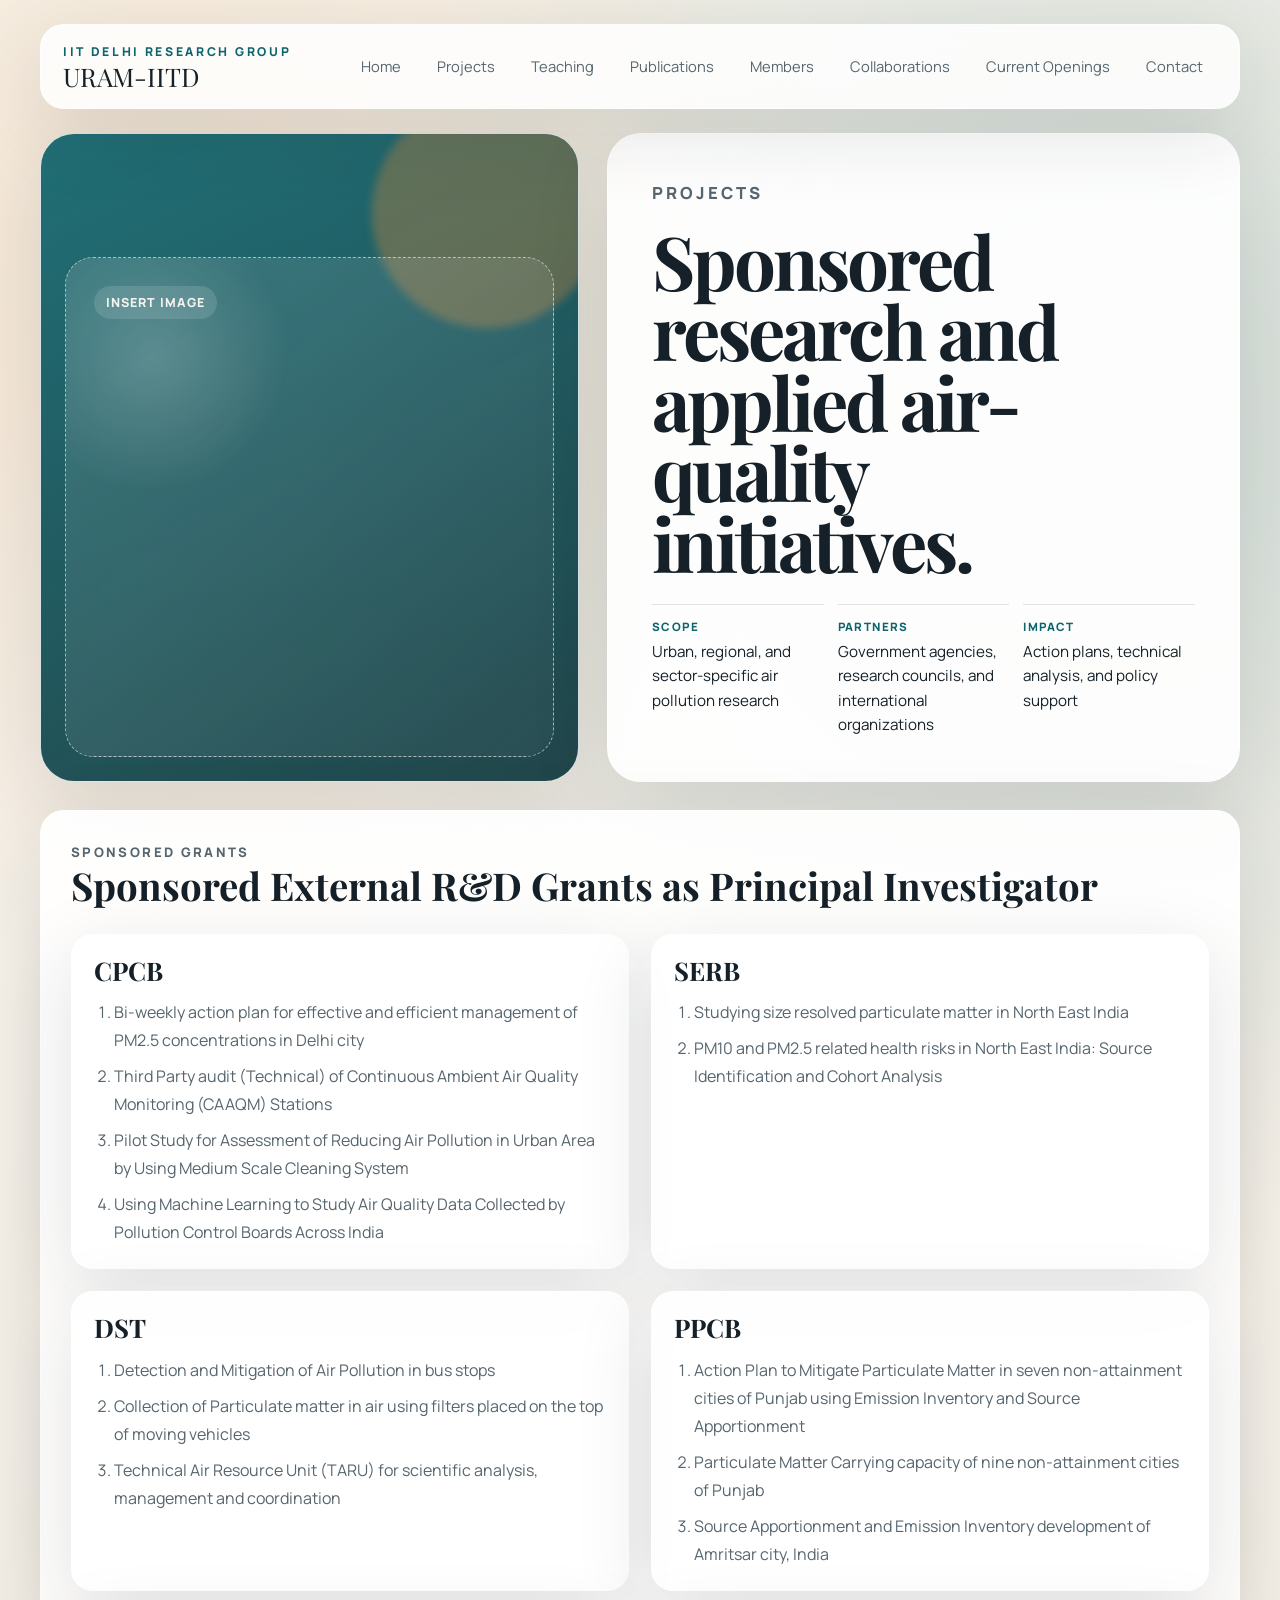
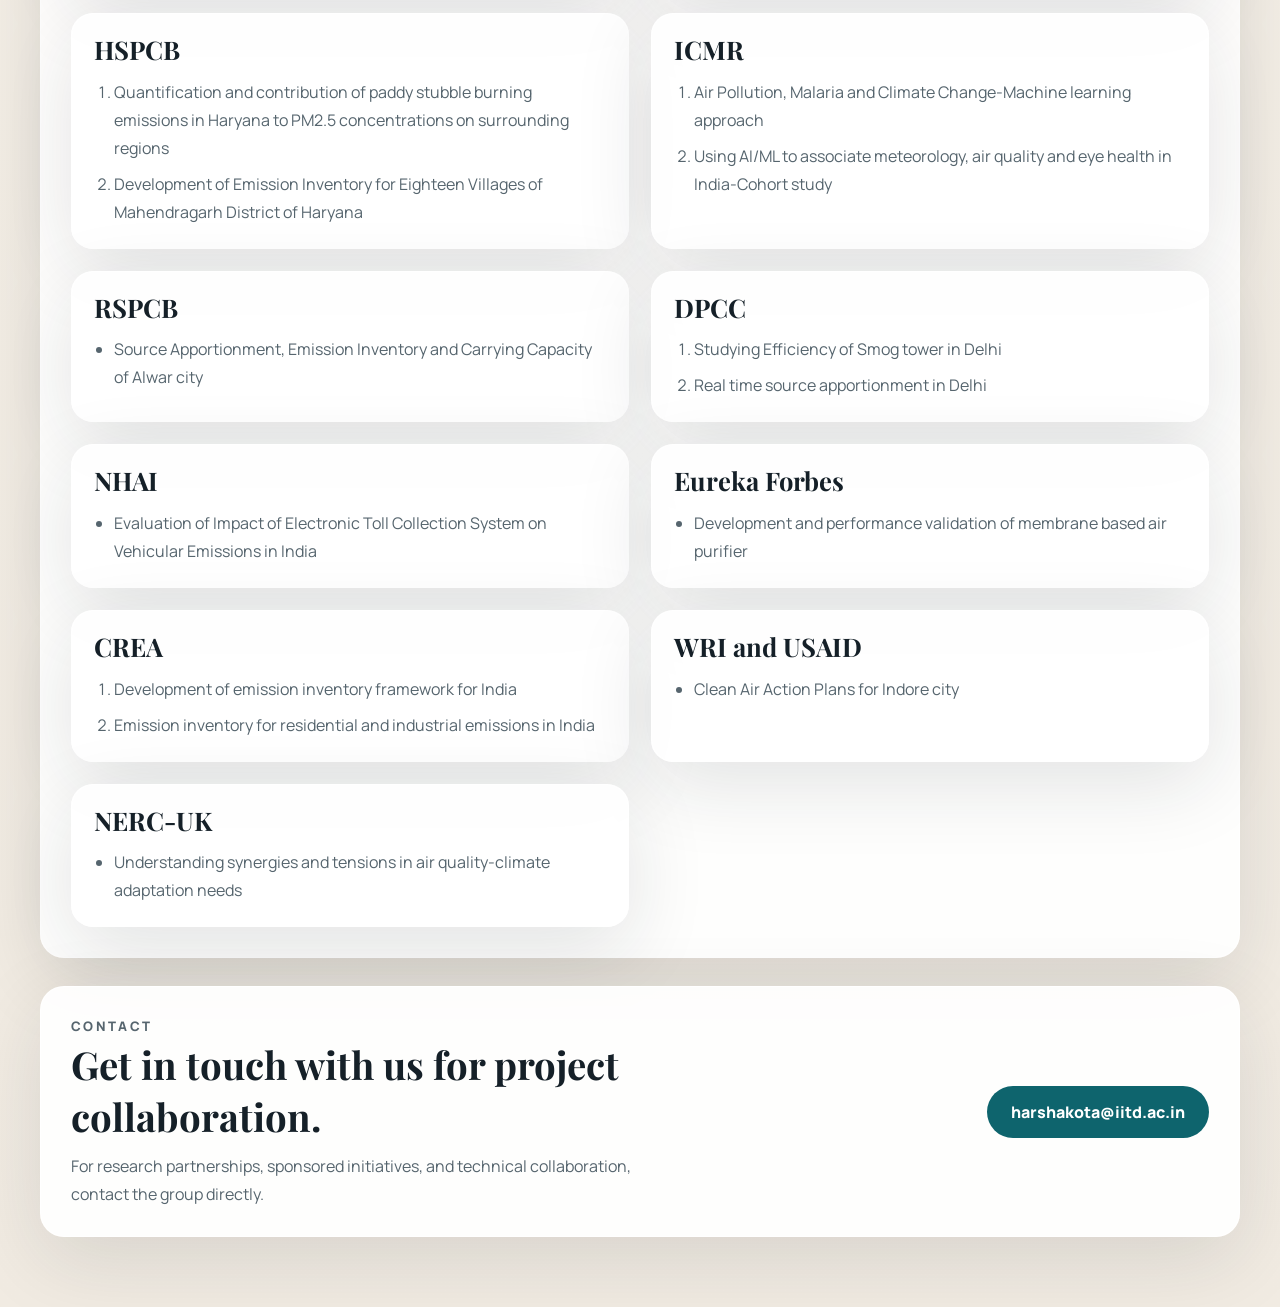
<file: projects.html>
<!DOCTYPE html>
<html lang="en">
<head>
  <meta charset="UTF-8" />
  <meta name="viewport" content="width=device-width, initial-scale=1.0" />
  <title>URAM-IITD | Projects</title>
  <link rel="preconnect" href="https://fonts.googleapis.com" />
  <link rel="preconnect" href="https://fonts.gstatic.com" crossorigin />
  <link href="https://fonts.googleapis.com/css2?family=Manrope:wght@400;500;600;700;800&family=Playfair+Display:wght@600;700&display=swap" rel="stylesheet" />
  <style>
    :root {
      --surface: rgba(255, 255, 255, 0.84);
      --surface-strong: rgba(255, 255, 255, 0.92);
      --ink: #152028;
      --muted: #56656e;
      --accent: #0e646d;
      --accent-deep: #0a4b53;
      --highlight: #db8a3d;
      --line: rgba(21, 32, 40, 0.12);
      --shadow: 0 22px 80px rgba(21, 32, 40, 0.12);
      --radius-xl: 34px;
      --radius-lg: 24px;
      --container: min(1200px, calc(100vw - 40px));
    }

    * {
      box-sizing: border-box;
    }

    body {
      margin: 0;
      font-family: "Manrope", sans-serif;
      color: var(--ink);
      background:
        radial-gradient(circle at 14% 10%, rgba(219, 138, 61, 0.15), transparent 24%),
        radial-gradient(circle at 88% 14%, rgba(14, 100, 109, 0.16), transparent 30%),
        linear-gradient(180deg, #f8f4ec 0%, #f1ebe2 100%);
      min-height: 100vh;
    }

    a {
      text-decoration: none;
      color: inherit;
    }

    .page-shell {
      width: var(--container);
      margin: 0 auto;
      padding: 24px 0 70px;
    }

    .site-header {
      position: sticky;
      top: 0;
      z-index: 20;
      margin-bottom: 24px;
      backdrop-filter: blur(18px);
    }

    .header-bar {
      display: flex;
      align-items: center;
      justify-content: space-between;
      gap: 24px;
      padding: 18px 22px;
      background: var(--surface);
      border: 1px solid rgba(255, 255, 255, 0.72);
      border-radius: 24px;
      box-shadow: var(--shadow);
    }

    .brand {
      display: flex;
      flex-direction: column;
      gap: 4px;
      min-width: 230px;
    }

    .brand-kicker {
      margin: 0;
      font-size: 0.76rem;
      letter-spacing: 0.22em;
      text-transform: uppercase;
      color: var(--accent);
      font-weight: 800;
    }

    .brand-name {
      margin: 0;
      font-family: "Playfair Display", serif;
      font-size: clamp(1.5rem, 2vw, 2rem);
      line-height: 1;
    }

    .nav {
      display: flex;
      flex-wrap: wrap;
      justify-content: flex-end;
      gap: 8px;
    }

    .nav a {
      padding: 10px 14px;
      border-radius: 999px;
      font-size: 0.92rem;
      color: var(--muted);
      white-space: nowrap;
      transition: 0.24s ease;
    }

    .nav a:hover,
    .nav a:focus-visible,
    .nav a.active {
      background: rgba(14, 100, 109, 0.1);
      color: var(--accent-deep);
      outline: none;
    }

    .hero {
      display: grid;
      grid-template-columns: minmax(320px, 0.92fr) minmax(360px, 1.08fr);
      gap: 28px;
      align-items: stretch;
      margin-bottom: 28px;
    }

    .hero-media,
    .hero-copy,
    .section-shell,
    .sponsor-card,
    .contact-band {
      background: var(--surface-strong);
      border: 1px solid rgba(255, 255, 255, 0.84);
      box-shadow: var(--shadow);
    }

    .hero-media {
      position: relative;
      border-radius: var(--radius-xl);
      min-height: 560px;
      overflow: hidden;
      padding: 24px;
      display: flex;
      align-items: flex-end;
      background:
        linear-gradient(154deg, rgba(14, 100, 109, 0.92), rgba(10, 52, 58, 0.9)),
        linear-gradient(180deg, rgba(255, 255, 255, 0.08), transparent);
    }

    .hero-media::before {
      content: "";
      position: absolute;
      width: 230px;
      height: 230px;
      top: -36px;
      right: -24px;
      border-radius: 50%;
      background: rgba(219, 138, 61, 0.34);
      filter: blur(4px);
    }

    .image-placeholder {
      position: relative;
      z-index: 1;
      width: 100%;
      min-height: 500px;
      border-radius: 28px;
      border: 1.5px dashed rgba(255, 255, 255, 0.56);
      background:
        linear-gradient(135deg, rgba(255, 255, 255, 0.12), rgba(255, 255, 255, 0.03)),
        radial-gradient(circle at 18% 20%, rgba(255, 255, 255, 0.18), transparent 24%);
      display: flex;
      flex-direction: column;
      justify-content: space-between;
      padding: 28px;
    }

    .image-tag {
      display: inline-flex;
      align-items: center;
      justify-content: center;
      padding: 8px 12px;
      border-radius: 999px;
      width: max-content;
      background: rgba(255, 255, 255, 0.12);
      color: #f4f3ef;
      font-size: 0.78rem;
      letter-spacing: 0.08em;
      text-transform: uppercase;
      font-weight: 800;
    }

    .image-title {
      margin: 0;
      max-width: 240px;
      color: #ffffff;
      font-family: "Playfair Display", serif;
      font-size: clamp(1.8rem, 3vw, 2.8rem);
      line-height: 1.05;
    }

    .image-note {
      margin: 0;
      max-width: 280px;
      color: rgba(255, 255, 255, 0.85);
      line-height: 1.6;
      font-size: 0.96rem;
    }

    .hero-copy {
      border-radius: var(--radius-xl);
      padding: clamp(28px, 4vw, 44px);
      display: flex;
      flex-direction: column;
      justify-content: center;
    }

    .eyebrow,
    .section-label {
      margin: 0 0 12px;
      color: var(--accent);
      text-transform: uppercase;
      letter-spacing: 0.18em;
      font-size: 0.82rem;
      font-weight: 800;
    }

    h1 {
      margin: 0 0 18px;
      font-family: "Playfair Display", serif;
      font-size: clamp(2.6rem, 5.8vw, 4.8rem);
      line-height: 0.95;
      letter-spacing: -0.04em;
    }

    .hero-copy p {
      margin: 0 0 18px;
      color: var(--muted);
      font-size: 1.04rem;
      line-height: 1.8;
    }

    .hero-points {
      margin: 8px 0 0;
      padding: 0;
      list-style: none;
      display: grid;
      grid-template-columns: repeat(3, minmax(0, 1fr));
      gap: 14px;
    }

    .hero-points li {
      border-top: 1px solid var(--line);
      padding-top: 14px;
    }

    .point-label {
      display: block;
      margin-bottom: 6px;
      color: var(--accent);
      text-transform: uppercase;
      letter-spacing: 0.12em;
      font-size: 0.72rem;
      font-weight: 800;
    }

    .point-text {
      display: block;
      color: var(--ink);
      line-height: 1.6;
      font-size: 0.95rem;
    }

    .section-shell {
      border-radius: var(--radius-lg);
      padding: 30px;
      margin-bottom: 28px;
    }

    .section-title {
      margin: 0 0 16px;
      font-family: "Playfair Display", serif;
      font-size: clamp(2rem, 3vw, 2.75rem);
      line-height: 1.06;
    }

    .section-shell > p {
      margin: 0;
      color: var(--muted);
      line-height: 1.8;
      max-width: 76ch;
    }

    .sponsor-grid {
      margin-top: 28px;
      display: grid;
      grid-template-columns: repeat(2, minmax(0, 1fr));
      gap: 22px;
    }

    .sponsor-card {
      border-radius: 22px;
      padding: 22px;
    }

    .sponsor-card h3 {
      margin: 0 0 14px;
      font-family: "Playfair Display", serif;
      font-size: 1.6rem;
      line-height: 1.08;
    }

    .sponsor-card ol,
    .sponsor-card ul {
      margin: 0;
      padding-left: 20px;
      color: var(--muted);
      line-height: 1.75;
    }

    .sponsor-card li + li {
      margin-top: 8px;
    }

    .contact-band {
      border-radius: var(--radius-lg);
      display: grid;
      grid-template-columns: 1.1fr 0.9fr;
      gap: 24px;
      align-items: center;
      padding: 28px 30px;
    }

    .contact-band h2 {
      margin: 0 0 10px;
      font-family: "Playfair Display", serif;
      font-size: clamp(1.8rem, 3vw, 2.4rem);
    }

    .contact-band p {
      margin: 0;
      color: var(--muted);
      line-height: 1.75;
    }

    .contact-link {
      justify-self: end;
      display: inline-flex;
      align-items: center;
      justify-content: center;
      min-height: 52px;
      padding: 0 24px;
      border-radius: 999px;
      background: var(--accent);
      color: #fff;
      font-weight: 800;
      transition: transform 0.24s ease, background 0.24s ease;
    }

    .contact-link:hover,
    .contact-link:focus-visible {
      transform: translateY(-2px);
      background: var(--accent-deep);
      outline: none;
    }

    .footer {
      padding: 18px 0 8px;
      color: var(--muted);
      text-align: center;
      font-size: 0.95rem;
    }

    .reveal {
      opacity: 0;
      transform: translateY(24px);
      animation: reveal 0.8s ease forwards;
    }

    .reveal:nth-child(2) {
      animation-delay: 0.1s;
    }

    .reveal:nth-child(3) {
      animation-delay: 0.2s;
    }

    @keyframes reveal {
      to {
        opacity: 1;
        transform: translateY(0);
      }
    }

    @media (max-width: 1080px) {
      .hero,
      .contact-band {
        grid-template-columns: 1fr;
      }

      .sponsor-grid,
      .hero-points {
        grid-template-columns: 1fr;
      }

      .contact-link {
        justify-self: start;
      }
    }

    @media (max-width: 760px) {
      .page-shell {
        width: min(100vw - 24px, 100%);
        padding-top: 14px;
      }

      .header-bar,
      .hero-copy,
      .section-shell,
      .sponsor-card,
      .contact-band {
        padding: 22px;
      }

      .nav {
        justify-content: flex-start;
        overflow-x: auto;
        -webkit-overflow-scrolling: touch;
      }

      .hero-media {
        min-height: 420px;
        padding: 18px;
      }

      .image-placeholder {
        min-height: 380px;
      }
    }
  </style>
</head>
<body>
  <div class="page-shell">
    <header class="site-header">
      <div class="header-bar">
        <div class="brand">
          <p class="brand-kicker">IIT Delhi Research Group</p>
          <p class="brand-name">URAM-IITD</p>
        </div>
        <nav class="nav" aria-label="Primary navigation">
          <a href="index.html">Home</a>
          <a href="projects.html">Projects</a>
          <a href="teaching.html">Teaching</a>
          <a href="publications.html">Publications</a>
          <a href="members.html">Members</a>
          <a href="collabrations.html">Collaborations</a>
          <a href="current-openings.html">Current Openings</a>
          <a href="contact.html">Contact</a>
        </nav>
      </div>
    </header>

    <main>
      <section class="hero">
        <div class="hero-media reveal">
          <div class="image-placeholder">
            <span class="image-tag">Insert Image</span>
          </div>
        </div>

        <div class="hero-copy reveal">
          <p class="eyebrow">Projects</p>
          <h1>Sponsored research and applied air-quality initiatives.</h1>
          <ul class="hero-points">
            <li>
              <span class="point-label">Scope</span>
              <span class="point-text">Urban, regional, and sector-specific air pollution research</span>
            </li>
            <li>
              <span class="point-label">Partners</span>
              <span class="point-text">Government agencies, research councils, and international organizations</span>
            </li>
            <li>
              <span class="point-label">Impact</span>
              <span class="point-text">Action plans, technical analysis, and policy support</span>
            </li>
          </ul>
        </div>
      </section>

      <section class="section-shell reveal">
        <p class="section-label">Sponsored Grants</p>
        <h2 class="section-title">Sponsored External R&D Grants as Principal Investigator</h2>

        <div class="sponsor-grid">
          <article class="sponsor-card">
            <h3>CPCB</h3>
            <ol>
              <li>Bi-weekly action plan for effective and efficient management of PM2.5 concentrations in Delhi city</li>
              <li>Third Party audit (Technical) of Continuous Ambient Air Quality Monitoring (CAAQM) Stations</li>
              <li>Pilot Study for Assessment of Reducing Air Pollution in Urban Area by Using Medium Scale Cleaning System</li>
              <li>Using Machine Learning to Study Air Quality Data Collected by Pollution Control Boards Across India</li>
            </ol>
          </article>

          <article class="sponsor-card">
            <h3>SERB</h3>
            <ol>
              <li>Studying size resolved particulate matter in North East India</li>
              <li>PM10 and PM2.5 related health risks in North East India: Source Identification and Cohort Analysis</li>
            </ol>
          </article>

          <article class="sponsor-card">
            <h3>DST</h3>
            <ol>
              <li>Detection and Mitigation of Air Pollution in bus stops</li>
              <li>Collection of Particulate matter in air using filters placed on the top of moving vehicles</li>
              <li>Technical Air Resource Unit (TARU) for scientific analysis, management and coordination</li>
            </ol>
          </article>

          <article class="sponsor-card">
            <h3>PPCB</h3>
            <ol>
              <li>Action Plan to Mitigate Particulate Matter in seven non-attainment cities of Punjab using Emission Inventory and Source Apportionment</li>
              <li>Particulate Matter Carrying capacity of nine non-attainment cities of Punjab</li>
              <li>Source Apportionment and Emission Inventory development of Amritsar city, India</li>
            </ol>
          </article>

          <article class="sponsor-card">
            <h3>HSPCB</h3>
            <ol>
              <li>Quantification and contribution of paddy stubble burning emissions in Haryana to PM2.5 concentrations on surrounding regions</li>
              <li>Development of Emission Inventory for Eighteen Villages of Mahendragarh District of Haryana</li>
            </ol>
          </article>

          <article class="sponsor-card">
            <h3>ICMR</h3>
            <ol>
              <li>Air Pollution, Malaria and Climate Change-Machine learning approach</li>
              <li>Using AI/ML to associate meteorology, air quality and eye health in India-Cohort study</li>
            </ol>
          </article>

          <article class="sponsor-card">
            <h3>RSPCB</h3>
            <ul>
              <li>Source Apportionment, Emission Inventory and Carrying Capacity of Alwar city</li>
            </ul>
          </article>

          <article class="sponsor-card">
            <h3>DPCC</h3>
            <ol>
              <li>Studying Efficiency of Smog tower in Delhi</li>
              <li>Real time source apportionment in Delhi</li>
            </ol>
          </article>

          <article class="sponsor-card">
            <h3>NHAI</h3>
            <ul>
              <li>Evaluation of Impact of Electronic Toll Collection System on Vehicular Emissions in India</li>
            </ul>
          </article>

          <article class="sponsor-card">
            <h3>Eureka Forbes</h3>
            <ul>
              <li>Development and performance validation of membrane based air purifier</li>
            </ul>
          </article>

          <article class="sponsor-card">
            <h3>CREA</h3>
            <ol>
              <li>Development of emission inventory framework for India</li>
              <li>Emission inventory for residential and industrial emissions in India</li>
            </ol>
          </article>

          <article class="sponsor-card">
            <h3>WRI and USAID</h3>
            <ul>
              <li>Clean Air Action Plans for Indore city</li>
            </ul>
          </article>

          <article class="sponsor-card">
            <h3>NERC-UK</h3>
            <ul>
              <li>Understanding synergies and tensions in air quality-climate adaptation needs</li>
            </ul>
          </article>
        </div>
      </section>

      <section class="contact-band reveal" id="contact">
        <div>
          <p class="section-label">Contact</p>
          <h2>Get in touch with us for project collaboration.</h2>
          <p>For research partnerships, sponsored initiatives, and technical collaboration, contact the group directly.</p>
        </div>
        <a class="contact-link" href="mailto:harshakota@iitd.ac.in">harshakota@iitd.ac.in</a>
      </section>
    </main>
  </div>

  <script>
function toggleMenu() {
  document.getElementById("navMenu").classList.toggle("show");
}
</script>
</body>
</html>
</file>
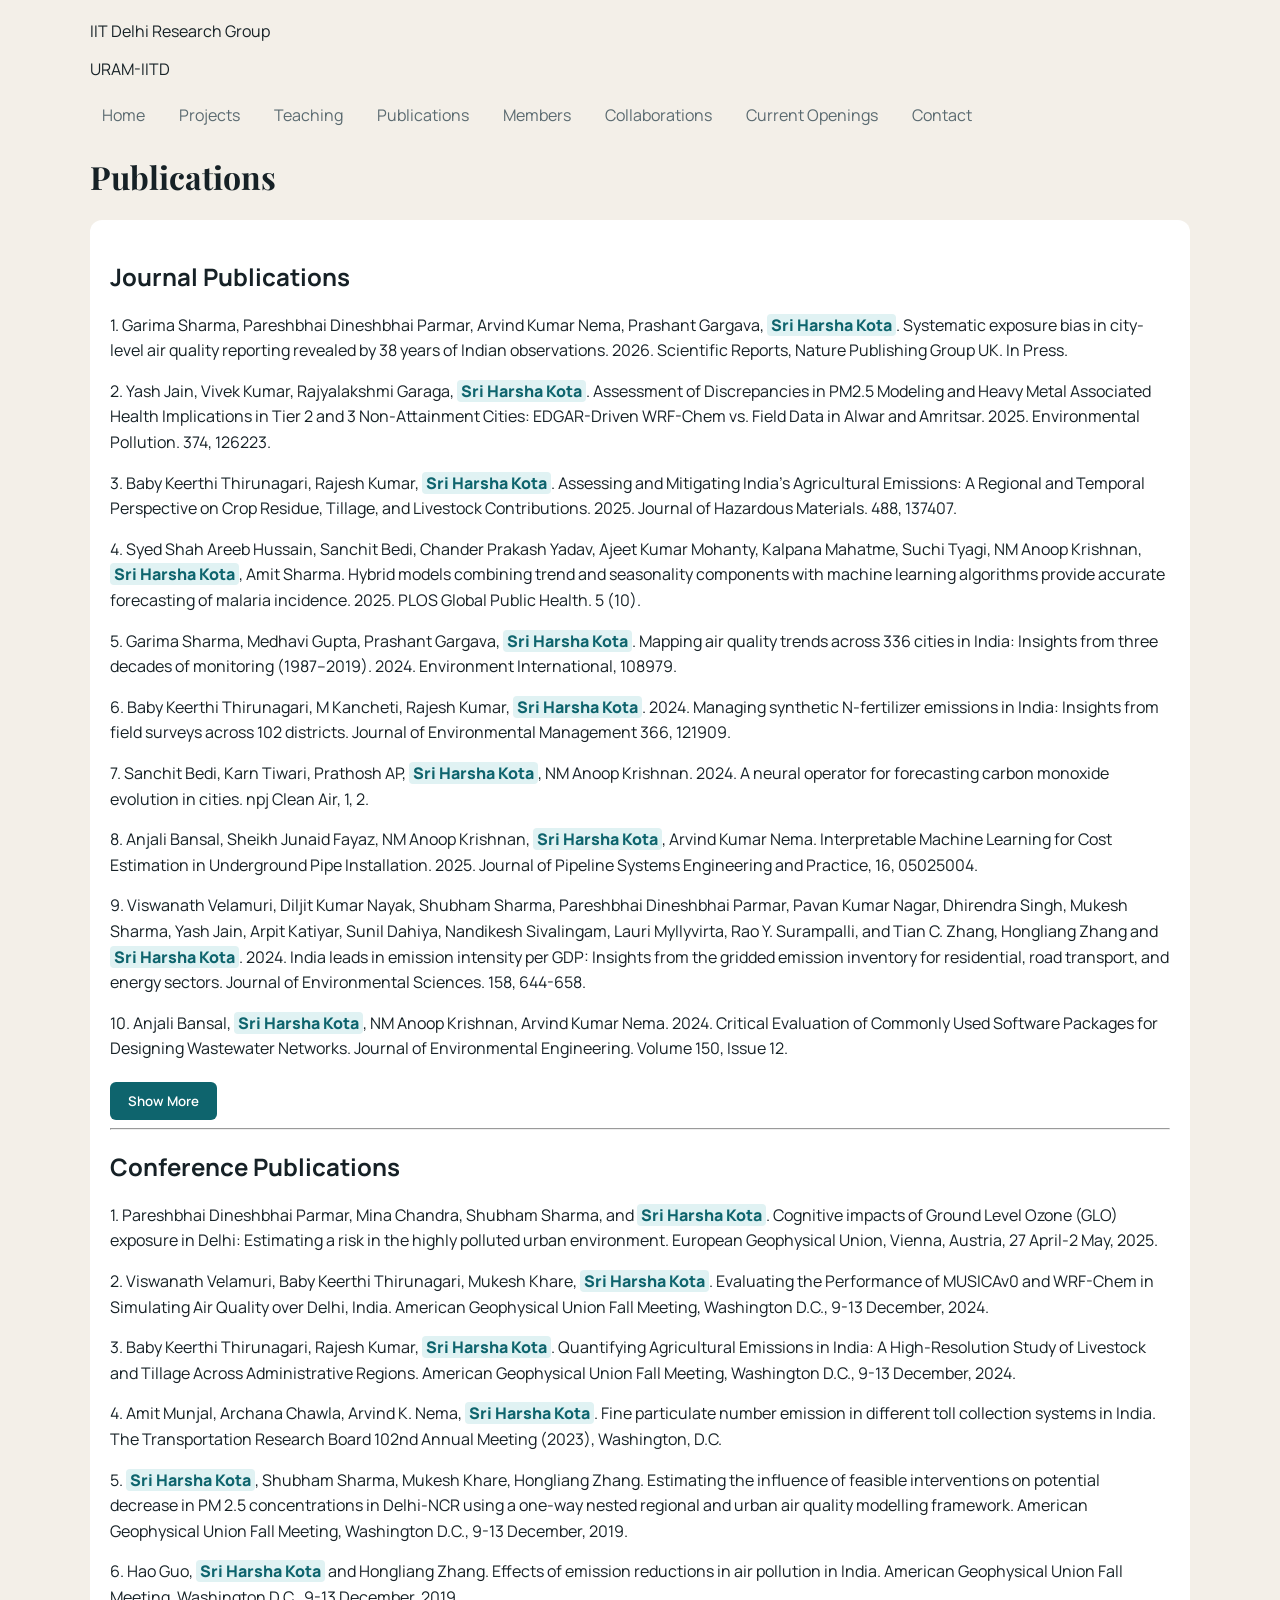
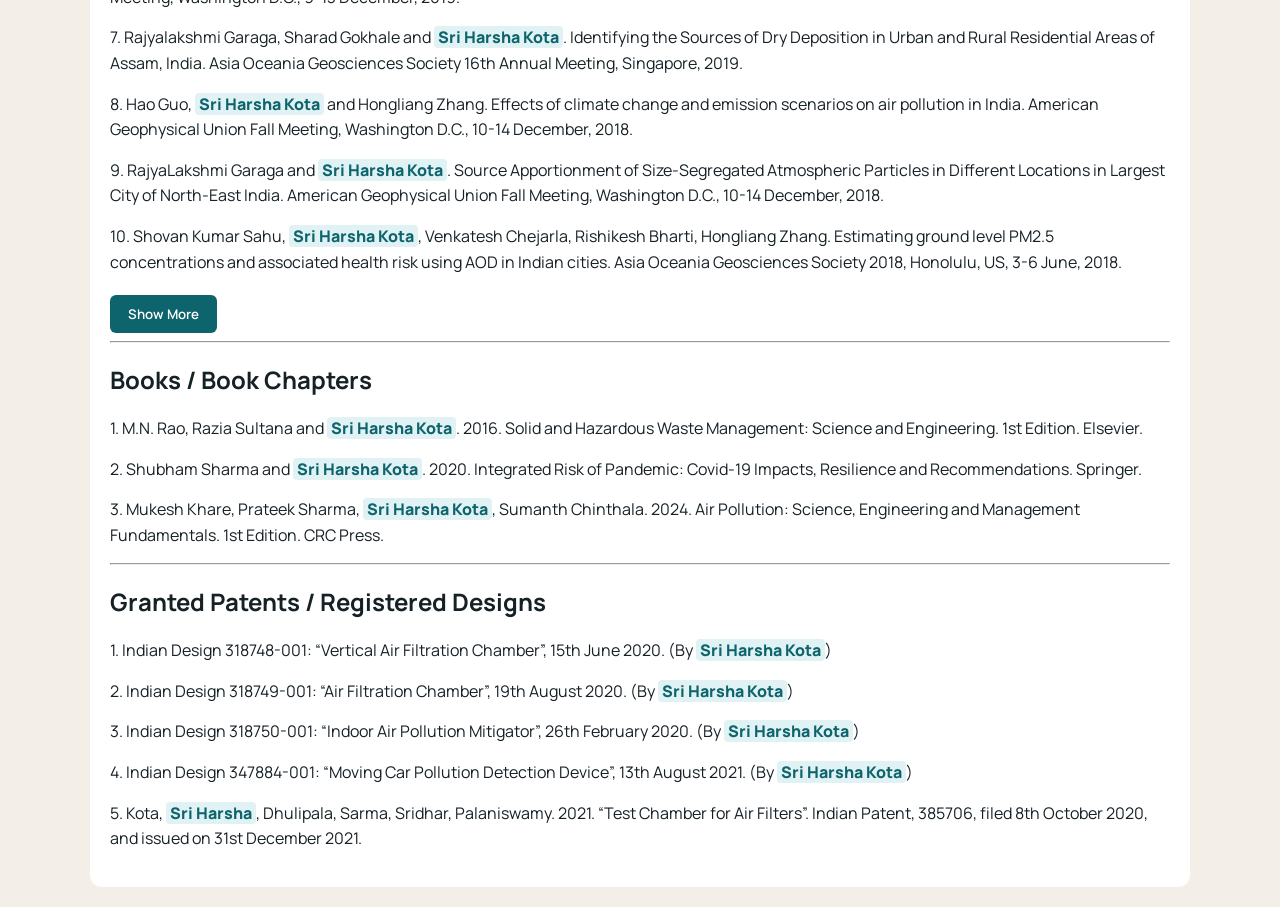
<file: publications.html>
<!DOCTYPE html>
<html lang="en">
<head>
<meta charset="UTF-8" />
<meta name="viewport" content="width=device-width, initial-scale=1.0" />
<title>URAM-IITD | Publications</title>

<link href="https://fonts.googleapis.com/css2?family=Manrope:wght@400;600;800&family=Playfair+Display:wght@600&display=swap" rel="stylesheet" />

<style>
:root {
  --bg:#f3efe8;
  --card:#ffffff;
  --text:#162126;
  --muted:#5a6a70;
  --accent:#0e646d;
}

body {
  margin:0;
  font-family:Manrope, sans-serif;
  background:var(--bg);
  color:var(--text);
}

.container {
  max-width:1100px;
  margin:auto;
  padding:20px;
}

header {
  display:flex;
  justify-content:space-between;
  align-items:center;
  flex-wrap:wrap;
  gap:10px;
}

nav {
  display:flex;
  gap:10px;
  overflow-x:auto;
}

nav a {
  padding:8px 12px;
  border-radius:20px;
  text-decoration:none;
  color:var(--muted);
}

nav a:hover {
  background:#e0f2f3;
  color:var(--accent);
}

h1 {
  font-family:"Playfair Display", serif;
}

.section {
  background:var(--card);
  padding:20px;
  border-radius:12px;
  margin-top:20px;
}

.pub {
  margin-bottom:15px;
  line-height:1.6;
}

.year {
  margin-top:20px;
  color:var(--accent);
}

/* Custom styles for highlights and show more */
.highlight-name {
  font-weight: 800;
  color: var(--accent);
  background-color: #e0f2f3;
  padding: 0 4px;
  border-radius: 4px;
}

.more-content {
  display: none;
  margin-top: 15px;
}

.show-more-btn {
  background-color: var(--accent);
  color: white;
  padding: 10px 18px;
  border: none;
  border-radius: 6px;
  cursor: pointer;
  font-family: inherit;
  font-weight: 600;
  margin-top: 5px;
  transition: background 0.3s;
}

.show-more-btn:hover {
  background-color: #0a464c;
}

/* Responsive */
@media(max-width:768px){
  h1 {font-size:1.8rem;}
}
</style>
</head>

<body>

<div class="container">
<header class="site-header">
      <div class="header-bar">
        <div class="brand">
          <span class="brand-kicker">IIT Delhi Research Group</span>
          <p class="brand-name">URAM-IITD</p>
        </div>
        <nav class="nav" aria-label="Primary navigation">
          <a href="index.html">Home</a>
          <a href="projects.html">Projects</a>
          <a href="teaching.html">Teaching</a>
          <a href="publications.html">Publications</a>
          <a href="members.html">Members</a>
          <a href="collabrations.html">Collaborations</a>
          <a href="current-openings.html">Current Openings</a>
          <a href="contact.html">Contact</a>
        </nav>
      </div>
    </header>

<h1>Publications</h1>

<div class="section">

  <h2>Journal Publications</h2>
  <div id="journals-container">
    <div class="pub">1. Garima Sharma, Pareshbhai Dineshbhai Parmar, Arvind Kumar Nema, Prashant Gargava, <span class="highlight-name">Sri Harsha Kota</span>. Systematic exposure bias in city-level air quality reporting revealed by 38 years of Indian observations. 2026. Scientific Reports, Nature Publishing Group UK. In Press.</div>
    <div class="pub">2. Yash Jain, Vivek Kumar, Rajyalakshmi Garaga, <span class="highlight-name">Sri Harsha Kota</span>. Assessment of Discrepancies in PM2.5 Modeling and Heavy Metal Associated Health Implications in Tier 2 and 3 Non-Attainment Cities: EDGAR-Driven WRF-Chem vs. Field Data in Alwar and Amritsar. 2025. Environmental Pollution. 374, 126223.</div>
    <div class="pub">3. Baby Keerthi Thirunagari, Rajesh Kumar, <span class="highlight-name">Sri Harsha Kota</span>. Assessing and Mitigating India's Agricultural Emissions: A Regional and Temporal Perspective on Crop Residue, Tillage, and Livestock Contributions. 2025. Journal of Hazardous Materials. 488, 137407.</div>
    <div class="pub">4. Syed Shah Areeb Hussain, Sanchit Bedi, Chander Prakash Yadav, Ajeet Kumar Mohanty, Kalpana Mahatme, Suchi Tyagi, NM Anoop Krishnan, <span class="highlight-name">Sri Harsha Kota</span>, Amit Sharma. Hybrid models combining trend and seasonality components with machine learning algorithms provide accurate forecasting of malaria incidence. 2025. PLOS Global Public Health. 5 (10).</div>
    <div class="pub">5. Garima Sharma, Medhavi Gupta, Prashant Gargava, <span class="highlight-name">Sri Harsha Kota</span>. Mapping air quality trends across 336 cities in India: Insights from three decades of monitoring (1987–2019). 2024. Environment International, 108979.</div>
    <div class="pub">6. Baby Keerthi Thirunagari, M Kancheti, Rajesh Kumar, <span class="highlight-name">Sri Harsha Kota</span>. 2024. Managing synthetic N-fertilizer emissions in India: Insights from field surveys across 102 districts. Journal of Environmental Management 366, 121909.</div>
    <div class="pub">7. Sanchit Bedi, Karn Tiwari, Prathosh AP, <span class="highlight-name">Sri Harsha Kota</span>, NM Anoop Krishnan. 2024. A neural operator for forecasting carbon monoxide evolution in cities. npj Clean Air, 1, 2.</div>
    <div class="pub">8. Anjali Bansal, Sheikh Junaid Fayaz, NM Anoop Krishnan, <span class="highlight-name">Sri Harsha Kota</span>, Arvind Kumar Nema. Interpretable Machine Learning for Cost Estimation in Underground Pipe Installation. 2025. Journal of Pipeline Systems Engineering and Practice, 16, 05025004.</div>
    <div class="pub">9. Viswanath Velamuri, Diljit Kumar Nayak, Shubham Sharma, Pareshbhai Dineshbhai Parmar, Pavan Kumar Nagar, Dhirendra Singh, Mukesh Sharma, Yash Jain, Arpit Katiyar, Sunil Dahiya, Nandikesh Sivalingam, Lauri Myllyvirta, Rao Y. Surampalli, and Tian C. Zhang, Hongliang Zhang and <span class="highlight-name">Sri Harsha Kota</span>. 2024. India leads in emission intensity per GDP: Insights from the gridded emission inventory for residential, road transport, and energy sectors. Journal of Environmental Sciences. 158, 644-658.</div>
    <div class="pub">10. Anjali Bansal, <span class="highlight-name">Sri Harsha Kota</span>, NM Anoop Krishnan, Arvind Kumar Nema. 2024. Critical Evaluation of Commonly Used Software Packages for Designing Wastewater Networks. Journal of Environmental Engineering. Volume 150, Issue 12.</div>

    <div class="more-content" id="more-journals">
      <div class="pub">11. Ajit Singh, Amruta Joshi, Francis D Pope, Bhim Singh, Mukesh Khare, <span class="highlight-name">Sri Harsha Kota</span>, Jonathan Radcliffe. 2024. Evaluating alternative technologies to diesel generation in India using multi-criteria decision analysis. Cleaner Energy Systems. Volume 9, 100133.</div>
      <div class="pub">12. Shuai Wang, Mengyuan Zhang, Hui Zhao, Peng Wang, <span class="highlight-name">Sri Harsha Kota</span>, Qingyan Fu, Hongliang Zhang. 2024. Extracting regional and temporal features to improve machine learning for hourly air pollutants in urban India. Atmospheric Environment, 120834.</div>
      <div class="pub">13. Shuai Wang, Mengyuan Zhang, Hui Zhao, Peng Wang, <span class="highlight-name">Sri Harsha Kota</span>, Qingyan Fu, Cong Liu, Hongliang Zhang. 2024. Reconstructing long-term (1980–2022) daily ground particulate matter concentrations in India (LongPMInd). Earth System Science Data 16 (8), 3565-3577.</div>
      <div class="pub">14. Yiyi Wang, Jianlin Hu, Yangyang Wu, <span class="highlight-name">Sri Harsha Kota</span>, Hongliang Zhang, Kangjia Gong, Xiaodong Xie, Xu Yue, Hong Liao, Lei Huang. 2024. Continued Rise in Health Burden from Ambient PM2.5 in India under SSP Scenarios Until 2100 despite Decreasing Concentrations. Environmental Science & Technology. 58. 8685-8695.</div>
      <div class="pub">15. Medhavi Gupta, Supriya Dwivedi, <span class="highlight-name">Sri Harsha Kota</span>. 2024. From Kitchen to Air: Emissions from India’s Thriving Restaurant Food Service Sector. ACS EST Air, 1, 6, 570–581.</div>
      <div class="pub">16. Diljit Kumar Nayak, Gazala Habib, <span class="highlight-name">Sri Harsha Kota</span>. 2024. Can Landuse Landcover changes influence the success of India's national clean air plans? Atmospheric Environment X. Volume 22, 100251.</div>
      <div class="pub">17. Sanchit Bedi, Arpit Katiyar, NM Anoop Krishnan, <span class="highlight-name">Sri Harsha Kota</span>. 2024. Utilizing LSTM models to predict PM2.5 levels during critical episodes in Delhi, the world's most polluted capital city. Urban Climate. 53, 101835.</div>
      <div class="pub">18. Arpit Katiyar, Diljit Kumar Nayak, Pavan Kumar Nagar, Dhirendra Singh, Mukesh Sharma and <span class="highlight-name">Sri Harsha Kota</span>. 2023. Fugitive road dust particulate matter emission inventory for India: A field campaign in 32 Indian cities. Science of The Total Environment, 912, 169232.</div>
      <div class="pub">19. Amit Munjal, Archana Chawla, Arvind K Nema and <span class="highlight-name">Sri Harsha Kota</span>. 2024. Particle Number Emission for Different Toll Collection Systems in India. Journal of Hazardous, Toxic, and Radioactive Waste, 28 (2).</div>
      <div class="pub">20. Baby Keerthi Thirunagari, Rajyalakshmi Garaga and <span class="highlight-name">Sri Harsha Kota</span>. 2023. Association of Ventilation Rates with Building Design in Various Built Environments: A Critical Review. Current Pollution Reports, 9 (3), 569-589.</div>
      <div class="pub">21. Medhavi Gupta, Diljit Kumar Nayak, <span class="highlight-name">Sri Harsha Kota</span>. 2023. Impact of Particulate Matter-Centric Clean Air Action Plans on Ozone Concentrations in India. ACS Earth and Space Chemistry, 7 (5), 1038-1048.</div>
      <div class="pub">22. Qi Qi, Shuai Wang, Hui Zhao, <span class="highlight-name">Sri Harsha Kota</span> and Hongliang Zhang. 2023. Rice yield losses due to O3 pollution in China from 2013 to 2020 based on the WRF-CMAQ model. Journal of Cleaner Production, 401, 136801.</div>
      <div class="pub">23. Amit Munjal, Shubham Sharma, Arvind K. Nema and <span class="highlight-name">Sri Harsha Kota</span>. 2022. Factors affecting particulate matter levels near highway toll plazas in India. Transportation Research Part D: Transport and Environment, 110, 103403.</div>
      <div class="pub">24. Pratibha Anand, Usha Mina, Mukesh Khare, Prashant Kumar and <span class="highlight-name">Sri Harsha Kota</span>. 2022. Air Pollution and Plant Health Response-Current Status and Future Directions. Atmospheric Pollution Research. 10508.</div>
      <div class="pub">25. Shubham Sharma, Mina Chandra and <span class="highlight-name">Sri Harsha Kota</span>. 2022. Four year long simulation of carbonaceous aerosols in India: Seasonality, sources and associated health effects. Environmental Research. 213, 113676.</div>
      <div class="pub">26. Shubham Sharma, Mukesh Khare and <span class="highlight-name">Sri Harsha Kota</span>. 2022. Action Plans to Reduce PM2.5 Concentrations in Hotspots of Delhi-NCR Using a One-way Coupled Modeling Approach. Aerosol and Air Quality Research 22, 210377.</div>
      <div class="pub">27. Fenglin Han, <span class="highlight-name">Sri Harsha Kota</span>, Shubham Sharma, Jie Zhang, Qi Ying and Hongliang Zhang. 2022. Modeling polycyclic aromatic hydrocarbons in India: Seasonal variations, sources and associated health risks. Environmental Research. 113466.</div>
      <div class="pub">28. Prashant Kumar, Sarkawt Hama, Rana Alaa Abbass, Thiago Nogueira, Veronika S. Brand, Huai-Wen Wu, Francis Olawale Abulude... Mukesh Khare, <span class="highlight-name">Sri Harsha Kota</span>, et al. 2022. In-kitchen aerosol exposure in twelve cities across the globe. Environment International. 162, 107155.</div>
      <div class="pub">29. Mina Chandra, Chandra Bhushan Rai, Neelam Kumari, Vipindeep Kaur Sandhu, Kalpana Chandra, Murali Krishna, <span class="highlight-name">Sri Harsha Kota</span>, Kuljeet Singh Anand and Anna Oudin. 2022. Air Pollution and Cognitive Impairment across the Life Course in Humans: A Systematic Review with Specific Focus on Income Level of Study Area. Int. J. Environ. Res. Public Health. 19, 1405.</div>
      <div class="pub">30. Shubham Sharma, Rojna Sharma, Shovan Sahu, <span class="highlight-name">Sri Harsha Kota</span>. 2021. Transboundary sources dominated PM2.5 in Thimphu, Bhutan. International Journal of Environmental Science and Technology. 19 (6), 5649-5658.</div>
      <div class="pub">31. Mengyuan Zhang, Apit Katiyar, Shengqiang Zhu, Juanyong Shen, Men Xia, Jinlong Ma, <span class="highlight-name">Sri Harsha Kota</span>, Peng Wang, Hongliang Zhang. 2021. Impact of reduced anthropogenic emissions during COVID-19 on air quality in India. Atmospheric Chemistry and Physics. 21, 4025–4037.</div>
      <div class="pub">32. Aifang Gao, Junyi Wang, Jianfei Luo, Pengfei Wang, Kaiyu Chen, Yiyi Wang, Jingyi Li, Jianlin Hu, <span class="highlight-name">Sri Harsha Kota</span>, Hongliang Zhang. 2020. Health and economic losses attributable to PM 2.5 and ozone exposure in Handan, China. Air Quality, Atmosphere & Health. 14, 5, 605-615.</div>
      <div class="pub">33. Shovan Kumar Sahu, S Zhu, H Guo, K Chen, S Liu, J Xing, <span class="highlight-name">Sri Harsha Kota</span>, Hongliang Zhang. 2021. Contributions of power generation to air pollution and associated health risks in India: current status and control scenarios. Journal of Cleaner Production, 288, 125587.</div>
      <div class="pub">34. Shubham Sharma, Mina Chandra, <span class="highlight-name">Sri Harsha Kota</span>. 2020. Health Effects Associated with PM2.5: a Systematic Review. Current Pollution Reports, 5, 144-158.</div>
      <div class="pub">35. Shubham Sharma, Mengyuan Zhang M, Jingsi Gao, Hongliang Zhang, <span class="highlight-name">Sri Harsha Kota</span>. 2020. Effect of restricted emissions during COVID-19 on air quality in India. Science of The Total Environment, 728, 138878.</div>
      <div class="pub">36. Rajyalakshmi Garaga, Sharad Gokhale, <span class="highlight-name">Sri Harsha Kota</span>. 2020. Source Apportionment of Size-Segregated Atmospheric Particles and the Influence of Particles Deposition in the Human Respiratory Tract in Rural and Urban Locations of north-east India. Chemosphere, 255, 126980.</div>
      <div class="pub">37. Shovan Kumar Sahu, Shubham Sharma, Hongliang Zhang, Venkatesh Chejarla, Hao Guo, Jianlin Hu, Qi Ying, Jia Xing, <span class="highlight-name">Sri Harsha Kota</span>. 2020. Estimating ground level PM2.5 concentrations and associated health risk in India using satellite based AOD and WRF predicted meteorological parameters. Chemosphere, 255, 126969.</div>
      <div class="pub">38. Rajyalakshmi Garaga, Supriyo Chakraborty, Hongliang Zhang, Sharad Gokhale, Qiao Xue, <span class="highlight-name">Sri Harsha Kota</span>. 2020. Influence of anthropogenic emissions on wet deposition of pollutants and rainwater acidity in Guwahati, a UNESCO heritage city in Northeast India. Atmospheric Research, 232, 104683.</div>
      <div class="pub">39. Hao Guo, <span class="highlight-name">Sri Harsha Kota</span>, Shovan Kumar Sahu, Hongliang Zhang. 2019. Contributions of local and regional sources to PM2.5 and its health effects in north India. Atmospheric Environment, 214, 116867.</div>
      <div class="pub">40. Vishal Kumar Verma, Senthilmurugan Subbiah, <span class="highlight-name">Sri Harsha Kota</span>. 2019. Sericin-coated polyester based air-filter for removal of particulate matter and volatile organic compounds (BTEX) from indoor air. Chemosphere, 237, 124462.</div>
      <div class="pub">41. Jianing Lou, Yangyang Wu, Penghui Liu, <span class="highlight-name">Sri Harsha Kota</span>, Lei Huang. 2019. Health Effects of climate change through temperature and air pollution. Current Pollution Reports, 5, 144-158.</div>
      <div class="pub">42. Wasim Javed, Iakovid, Rajyalakshmi Garaga, <span class="highlight-name">Sri Harsha Kota</span>, Qi Ying, Wolfson, Koutrakis, Bing Guo. 2019. Source apportionment of organic pollutants in fine and coarse atmospheric particles in Doha, Qatar. Journal of the Air & Waste Management Association 69, 1277-1292.</div>
      <div class="pub">43. Pengfei Wang, Hao Guo, Jianlin Hu, <span class="highlight-name">Sri Harsha Kota</span>, Qi Ying, Hongliang Zhang. 2019. Responses of PM2.5 and O3 concentrations to changes of meteorology and emissions in China. Science of The Total Environment, 662, 297-307.</div>
      <div class="pub">44. Jinjin Sun, Mingjie Liang, Zhihao Shi, Fuzhen Shen, Jingyi Li, Lin Huang, Xinlei Ge, Qi Chen, Yele Sun, Yanlin Zhang, Yunhua Chang, Dongsheng Ji, Qi Ying, Hongliang Zhang, <span class="highlight-name">Sri Harsha Kota</span>, Jianlin Hu. 2019. Investigating the PM2.5 mass concentration growth processes during 2013–2016 in Beijing and Shanghai. Chemosphere, 221, 452-463.</div>
      <div class="pub">45. Kaiyu Chen, Hao Guo, Jianlin Hu, <span class="highlight-name">Sri Harsha Kota</span>, Wenye Deng, Qi Ying, Lauri Myllyvirta, Sunil Dahiya and Hongliang Zhang. 2019. Projected air quality and health benefits from future policy interventions in India. Resources, Conservation and Recycling, 142, 232-234.</div>
      <div class="pub">46. Hao Guo, Shovan Kumar Sahu, <span class="highlight-name">Sri Harsha Kota</span> and Hongliang Zhang. 2019. Characterization and health risks of criteria air pollutants in Delhi, 2017. Chemosphere, 225, 27-34.</div>
      <div class="pub">47. Shovan Kumar Sahu, Hongliang Zhang, H. Guo, J. Hu, Q. Ying and <span class="highlight-name">Sri Harsha Kota</span>. 2019. Health risk associated with potential source regions of PM 2.5 in Indian cities. Air Quality, Atmosphere & Health. 12. 327-340.</div>
      <div class="pub">48. Rajyalakshmi Garaga, C.K.R. Avinash and <span class="highlight-name">Sri Harsha Kota</span>. 2019. Seasonal variation of airborne allergenic fungal spores in ambient PM10—a study in Guwahati, the largest city of north-east India. Air Quality Atmosphere & Health. 12. 11-20.</div>
      <div class="pub">49. Sai Kumar Annadanam and <span class="highlight-name">Sri Harsha Kota</span>. 2019. Emission of greenhouse gases and criteria pollutants from railways in India estimated using a modified top-down approach. Journal of Cleaner Production. 20, 610-617.</div>
      <div class="pub">50. Rajyalakshmi Garaga and <span class="highlight-name">Sri Harsha Kota</span>. 2018. Characterization of PM10 and Impact on Human Health during the annual festival of lights (Diwali). Journal of Health and Pollution, 8, 181206.</div>
      <div class="pub">51. Hao Guo, <span class="highlight-name">Sri Harsha Kota</span>, Chen K, Shovan Kumar Sahu, Jianlin Hu, Qi Ying, Yuan Wang and Hongliang Zhang. 2018. Source contributions and potential reductions to health effects of particulate matter in India. Atmospheric Chemistry and Physics, 18, 15219-15229.</div>
      <div class="pub">52. <span class="highlight-name">Sri Harsha Kota</span>, Hao Guo, Lauri Myllyvirta, Jianlin Hu, Shovan Kumar Sahu, Rajyalakshmi Garaga, Qi Ying, Aifang Gao, Sunil Dahiya, Yuan Wang and Hongliang Zhang. 2018. Year-long simulation of gaseous and particulate air pollutants in India. Atmospheric Environment, 180, 244-255.</div>
      <div class="pub">53. Rajyalakshmi Garaga, Shovan Kumar Sahu and <span class="highlight-name">Sri Harsha Kota</span>. 2018. A Review of Air Quality Modeling Studies in India: Local and Regional Scale. Current Pollution Reports, 4, 59-73.</div>
      <div class="pub">54. Muralidhar Gollapalli and <span class="highlight-name">Sri Harsha Kota</span>. 2018. Methane emissions from landfills in North-East India: Performance of various landfill gas emission models. Environmental Pollution, 234, 174-180.</div>
      <div class="pub">55. Mohammad Hashem Askariyeh, <span class="highlight-name">Sri Harsha Kota</span>, Suriya Vallamsundar, Joe Zietsman and Qi Ying. 2017. AERMOD for near-road pollutant dispersion: Evaluation of model performance with different emission source representations and low wind options. Transportation Research Part D: Transport and Environment, 57, 392-402.</div>
      <div class="pub">56. Xue Qiao, Jie Du, <span class="highlight-name">Sri Harsha Kota</span>, Qi Ying, Weiyang Xiao and Ya Tang. 2017. Wet deposition of sulfur and nitrogen in Jiuzhaigou National Nature Reserve, Sichuan China during 2015-2016: possible effects from regional emission reduction and local tourist activities. Environmental Pollution, 233, 267-277.</div>
      <div class="pub">57. Hao Guo, <span class="highlight-name">Sri Harsha Kota</span>, Shovan Kumar Sahu, Jianlin Hu, Qi Ying, Aifang Gao, Hongliang Zhang. 2017. Source apportionment of PM2.5 in North India using a source-oriented regional air quality model. Environmental Pollution, 231, 426-436.</div>
      <div class="pub">58. Fenglin Han, <span class="highlight-name">Sri Harsha Kota</span>, Yungang Wang and Hongliang Zhang. 2017. Source apportionment of PM2.5 in Baton Rouge, Louisiana during 2009-2014. Science of the Total Environment, 586, 115-126.</div>
      <div class="pub">59. Shovan Kumar Sahu and <span class="highlight-name">Sri Harsha Kota</span>. 2017. Significance of PM2.5 air quality in the Indian capital. Aerosol and Air Quality Research, 17(2), 588-597.</div>
      <div class="pub">60. Qi Ying, Jingyi Li and <span class="highlight-name">Sri Harsha Kota</span>. 2015. Significant Contributions of Isoprene to Summertime Secondary Organic Aerosol in Eastern United States. Environmental Science & Technology, 49(13), 7834-7842.</div>
      <div class="pub">61. Xue Qiao, Ya Tang, <span class="highlight-name">Sri Harsha Kota</span>, Jingyi Li, Li Wu; Jianlin Hu and Hongliang Zhang. 2015. Modeling Dry and Wet Deposition of Sulfate, Nitrate, and Ammonium Ions in Jiuzhaigou National Nature Reserve, China using a Source-Oriented CMAQ Model: Part II. Emission Sector and Source Region Contributions. Science of the Total Environment, 532, 840-848.</div>
      <div class="pub">62. Xue Qiao, Ya Yang, Jianlin Hu, Shuai Zhang; Jingyi Li, <span class="highlight-name">Sri Harsha Kota</span>, Li Wu, Huilin Gao, Hongliang Zhang and Qi Ying. 2015. Modeling Dry and Wet Deposition of Sulfate, Nitrate, and Ammonium Ions in Jiuzhaigou National Nature Reserve, China using a Source-Oriented CMAQ Model: Part I. Base Case Model. Science of the Total Environment, 532, 831-839.</div>
      <div class="pub">63. <span class="highlight-name">Sri Harsha Kota</span>, Gunnar W. Schade, Mark Estes, Doug Boyer and Qi Ying. 2015. Evaluation of MEGAN Predicted Biogenic Isoprene Emissions at Urban Locations in Southeast Texas. Atmospheric Environment, 110, 54-64.</div>
      <div class="pub">64. Xue Qiao, Daniel Jaffe, <span class="highlight-name">Sri Harsha Kota</span>, Qi Ying and Ya Tang. 2015. Atmospheric wet deposition of sulfur and nitrogen in Jiuzhaigou National Nature Reserve, Sichuan Province, China. Science of the Total Environment, 511, 28-36.</div>
      <div class="pub">65. <span class="highlight-name">Sri Harsha Kota</span>, Hongliang Zhang, Gang Chen, Gunnar W. Schade, and Qi Ying. 2014. Evaluation of On-road Vehicle CO and NOx National Emission Inventories Using an Urban-scale Source-oriented Air Quality Model. Atmospheric Environment, 85, 99-108.</div>
      <div class="pub">66. <span class="highlight-name">Sri Harsha Kota</span>, Changhyoun Park, Martin C. Hale, Nicholas D. Werner, Gunnar W. Schade and Qi Ying. 2014. Estimation of VOC Emission Factors from Flux Measurements using a Receptor Model and Footprint Analysis. Atmospheric Environment, 82, 24-35.</div>
      <div class="pub">67. <span class="highlight-name">Sri Harsha Kota</span>, Qi Ying and Yunlong Zhang. 2013. Simulating Near-road Reactive Dispersion of Gaseous Air Pollutants using a Three-Dimensional Eulerian Model. Science of the Total Environment, 454-455, 348-357.</div>
      <div class="pub">68. <span class="highlight-name">Sri Harsha Kota</span>, Qi Ying and Yunlong Zhang. 2010. TAMNROM-3D: A Three-Dimensional Eulerian Model to Simulate Air Quality near Highways. Transportation Research Record: Journal of Transportation Research Board, 2158, 61-68.</div>
    </div>
    <button class="show-more-btn" onclick="toggleVisibility('more-journals', this)">Show More</button>
  </div>

  <hr>

  <h2>Conference Publications</h2>
  <div id="conferences-container">
    <div class="pub">1. Pareshbhai Dineshbhai Parmar, Mina Chandra, Shubham Sharma, and <span class="highlight-name">Sri Harsha Kota</span>. Cognitive impacts of Ground Level Ozone (GLO) exposure in Delhi: Estimating a risk in the highly polluted urban environment. European Geophysical Union, Vienna, Austria, 27 April-2 May, 2025.</div>
    <div class="pub">2. Viswanath Velamuri, Baby Keerthi Thirunagari, Mukesh Khare, <span class="highlight-name">Sri Harsha Kota</span>. Evaluating the Performance of MUSICAv0 and WRF-Chem in Simulating Air Quality over Delhi, India. American Geophysical Union Fall Meeting, Washington D.C., 9-13 December, 2024.</div>
    <div class="pub">3. Baby Keerthi Thirunagari, Rajesh Kumar, <span class="highlight-name">Sri Harsha Kota</span>. Quantifying Agricultural Emissions in India: A High-Resolution Study of Livestock and Tillage Across Administrative Regions. American Geophysical Union Fall Meeting, Washington D.C., 9-13 December, 2024.</div>
    <div class="pub">4. Amit Munjal, Archana Chawla, Arvind K. Nema, <span class="highlight-name">Sri Harsha Kota</span>. Fine particulate number emission in different toll collection systems in India. The Transportation Research Board 102nd Annual Meeting (2023), Washington, D.C.</div>
    <div class="pub">5. <span class="highlight-name">Sri Harsha Kota</span>, Shubham Sharma, Mukesh Khare, Hongliang Zhang. Estimating the influence of feasible interventions on potential decrease in PM 2.5 concentrations in Delhi-NCR using a one-way nested regional and urban air quality modelling framework. American Geophysical Union Fall Meeting, Washington D.C., 9-13 December, 2019.</div>
    <div class="pub">6. Hao Guo, <span class="highlight-name">Sri Harsha Kota</span> and Hongliang Zhang. Effects of emission reductions in air pollution in India. American Geophysical Union Fall Meeting, Washington D.C., 9-13 December, 2019.</div>
    <div class="pub">7. Rajyalakshmi Garaga, Sharad Gokhale and <span class="highlight-name">Sri Harsha Kota</span>. Identifying the Sources of Dry Deposition in Urban and Rural Residential Areas of Assam, India. Asia Oceania Geosciences Society 16th Annual Meeting, Singapore, 2019.</div>
    <div class="pub">8. Hao Guo, <span class="highlight-name">Sri Harsha Kota</span> and Hongliang Zhang. Effects of climate change and emission scenarios on air pollution in India. American Geophysical Union Fall Meeting, Washington D.C., 10-14 December, 2018.</div>
    <div class="pub">9. RajyaLakshmi Garaga and <span class="highlight-name">Sri Harsha Kota</span>. Source Apportionment of Size-Segregated Atmospheric Particles in Different Locations in Largest City of North-East India. American Geophysical Union Fall Meeting, Washington D.C., 10-14 December, 2018.</div>
    <div class="pub">10. Shovan Kumar Sahu, <span class="highlight-name">Sri Harsha Kota</span>, Venkatesh Chejarla, Rishikesh Bharti, Hongliang Zhang. Estimating ground level PM2.5 concentrations and associated health risk using AOD in Indian cities. Asia Oceania Geosciences Society 2018, Honolulu, US, 3-6 June, 2018.</div>

    <div class="more-content" id="more-conferences">
      <div class="pub">11. RajyaLakshmi Garaga, <span class="highlight-name">Sri Harsha Kota</span> and Shovan Kumar Sahu. Chemical composition and sources to rain water in north-east India. Asia Oceania Geosciences Society 2018, Honolulu, US.</div>
      <div class="pub">12. <span class="highlight-name">Sri Harsha Kota</span>, Hao Guo, Shovan Kumar Sahu, Jianlin Hu, Qi Ying and Hongliang Zhang. Year-long simulation of gaseous and particulate air pollutants in India. Asia Oceania Geosciences Society 2017, Singapore.</div>
      <div class="pub">13. <span class="highlight-name">Sri Harsha Kota</span>, Hao Guo, Jianlin Hu, Qi Ying and Hongliang Zhang. Regional Contributions to Primary and Secondary Inorganic Particulate Matter in India. JpGU-AGU Joint Meeting 2017, Chiba, Japan.</div>
      <div class="pub">14. <span class="highlight-name">Sri Harsha Kota</span>, Shovan Kumar Sahu and Hongliang Zhang. Characterization and Regional Transport of PM2.5 in Indian Cities. JpGU-AGU Joint Meeting 2017, Chiba, Japan.</div>
      <div class="pub">15. Mohammad Hashem Askariyeh, Suriya Vallamsundar, Joe Zietsman, <span class="highlight-name">Sri Harsha Kota</span> and Qi Ying. Evaluation of AERMOD for near-road pollutant dispersion. The Transportation Research Board 96th Annual Meeting (2017), Washington, D.C.</div>
      <div class="pub">16. RajyaLakshmi Garaga and <span class="highlight-name">Sri Harsha Kota</span>. Characterization of PM10 and its impact on human health during annual festival of lights (Diwali) in Northeast India. Oral presentation at American Geophysical Union, Fall-2016 Meeting, San Francisco, CA.</div>
      <div class="pub">17. <span class="highlight-name">Sri Harsha Kota</span>, Hongliang Zhang, Gunnar W. Schade, and Qi Ying. Evaluation of CO and NOx Emission Factors in Southeast Texas Using Source-Oriented CMAQ Model. The Transportation Research Board 92nd Annual Meeting (2013), Washington, D.C.</div>
      <div class="pub">18. <span class="highlight-name">Sri Harsha Kota</span>, Hongliang Zhang, Qi Ying, Yungang Wang and Philip K. Hopke. Black Carbon Emission from Barbeque Activities during College Football Games. Aerosol and Atmospheric Optics: Visibility & Pollution Specialty Conference (2012), Whitefish, MT.</div>
      <div class="pub">19. Martin C. Hale, Gunnar W. Schade, <span class="highlight-name">Sri Harsha Kota</span> and Qi Ying. VOC Flux Measurements using a Relaxed Eddy Accumulation GC-FID System in Urban Houston, Texas. Air and Waste Management Association 105th Annual Conference (2012), San Antonio, Texas.</div>
      <div class="pub">20. <span class="highlight-name">Sri Harsha Kota</span>, Gunnar W. Schade, and Qi Ying. MOVES Versus MOBILE 6.2: Differences in Emission Factors and Regional Air Quality Predictions. The Transportation Research Board 91st Annual Meeting (2012), Washington, D.C.</div>
      <div class="pub">21. <span class="highlight-name">Sri Harsha Kota</span>, Qi Ying and Yunlong Zhang. TAMNROM-3D: A Three-Dimensional Eulerian Model to Simulate Air Quality near Highways. The Transportation Research Board 89th Annual Meeting (2010), Washington, D.C.</div>
    </div>
    <button class="show-more-btn" onclick="toggleVisibility('more-conferences', this)">Show More</button>
  </div>

  <hr>

  <h2>Books / Book Chapters</h2>
  <div class="pub">1. M.N. Rao, Razia Sultana and <span class="highlight-name">Sri Harsha Kota</span>. 2016. Solid and Hazardous Waste Management: Science and Engineering. 1st Edition. Elsevier.</div>
  <div class="pub">2. Shubham Sharma and <span class="highlight-name">Sri Harsha Kota</span>. 2020. Integrated Risk of Pandemic: Covid-19 Impacts, Resilience and Recommendations. Springer.</div>
  <div class="pub">3. Mukesh Khare, Prateek Sharma, <span class="highlight-name">Sri Harsha Kota</span>, Sumanth Chinthala. 2024. Air Pollution: Science, Engineering and Management Fundamentals. 1st Edition. CRC Press.</div>

  <hr>

  <h2>Granted Patents / Registered Designs</h2>
  <div class="pub">1. Indian Design 318748-001: “Vertical Air Filtration Chamber”, 15th June 2020. (By <span class="highlight-name">Sri Harsha Kota</span>)</div>
  <div class="pub">2. Indian Design 318749-001: “Air Filtration Chamber”, 19th August 2020. (By <span class="highlight-name">Sri Harsha Kota</span>)</div>
  <div class="pub">3. Indian Design 318750-001: “Indoor Air Pollution Mitigator”, 26th February 2020. (By <span class="highlight-name">Sri Harsha Kota</span>)</div>
  <div class="pub">4. Indian Design 347884-001: “Moving Car Pollution Detection Device”, 13th August 2021. (By <span class="highlight-name">Sri Harsha Kota</span>)</div>
  <div class="pub">5. Kota, <span class="highlight-name">Sri Harsha</span>, Dhulipala, Sarma, Sridhar, Palaniswamy. 2021. “Test Chamber for Air Filters”. Indian Patent, 385706, filed 8th October 2020, and issued on 31st December 2021.</div>

</div>

</div>

<script>
  function toggleVisibility(id, btn) {
    var elem = document.getElementById(id);
    if (elem.style.display === "none" || elem.style.display === "") {
      elem.style.display = "block";
      btn.innerHTML = "Show Less";
    } else {
      elem.style.display = "none";
      btn.innerHTML = "Show More";
    }
  }
</script>

</body>
</html>
</file>
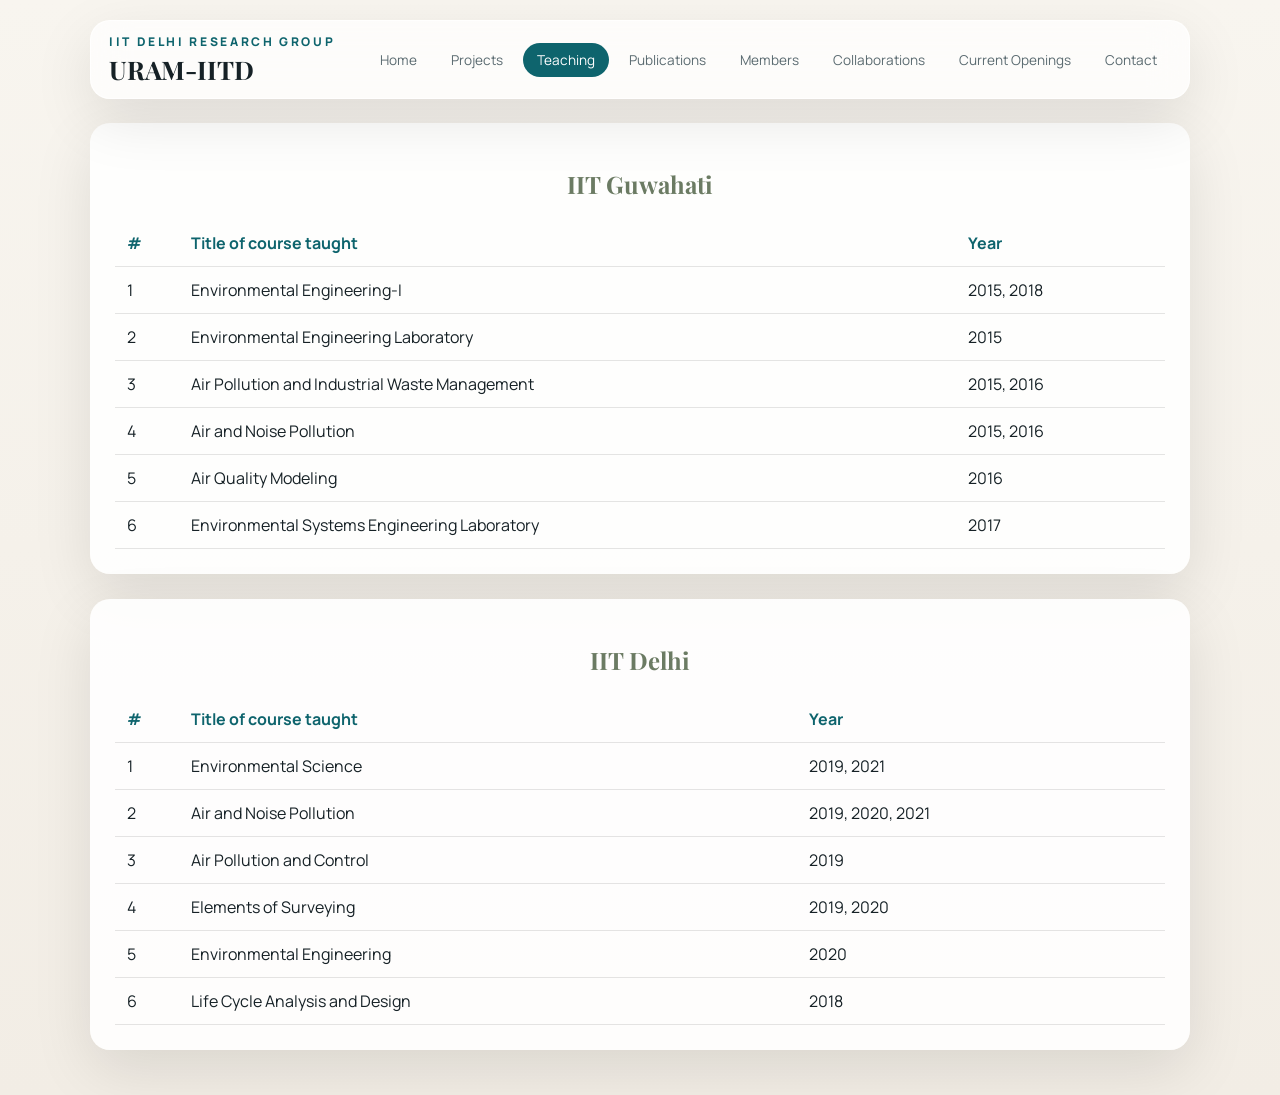
<file: teaching.html>
<!DOCTYPE html>
<html lang="en">
<head>
<meta charset="UTF-8">
<meta name="viewport" content="width=device-width, initial-scale=1.0">
<title>URAM-IITD | Teaching</title>

<link href="https://fonts.googleapis.com/css2?family=Manrope:wght@400;500;700;800&family=Playfair+Display:wght@600;700&display=swap" rel="stylesheet">

<style>
:root {
  --bg:#f3efe8;
  --surface:rgba(255,255,255,0.72);
  --surface-strong:rgba(255,255,255,0.9);
  --ink:#162126;
  --muted:#5a6a70;
  --accent:#0e646d;
  --accent-deep:#0a4750;
  --line:rgba(0,0,0,0.1);
  --shadow:0 20px 60px rgba(0,0,0,0.1);
}

body {
  margin:0;
  font-family:Manrope, sans-serif;
  background:linear-gradient(180deg,#f8f5ef,#f2ede5);
  color:var(--ink);
}

.page {
  max-width:1100px;
  margin:auto;
  padding:20px;
}

/* HEADER */
.site-header {
  position: sticky;
  top: 0;
  z-index: 20;
  margin-bottom: 24px;
  backdrop-filter: blur(18px);
}

.header-bar {
  display:flex;
  align-items:center;
  justify-content:space-between;
  gap:16px;
  padding:12px 18px;
  background:var(--surface);
  border:1px solid rgba(255,255,255,0.7);
  border-radius:20px;
  box-shadow:var(--shadow);
}

.brand {
  display:flex;
  flex-direction:column;
  gap:2px;
}

.brand span {
  font-size:0.75rem;
  letter-spacing:0.22em;
  text-transform:uppercase;
  color:var(--accent);
  font-weight:800;
}

.brand h2 {
  margin:0;
  font-family:"Playfair Display";
  font-size:1.6rem;
}

.nav {
  display:flex;
  align-items:center;
  gap:6px;
  overflow-x:auto;
}

.nav a {
  padding:8px 14px;
  border-radius:999px;
  font-size:0.85rem;
  color:var(--muted);
  text-decoration:none;
  transition:0.25s ease;
  white-space:nowrap;
}

.nav a:hover {
  background:rgba(14,100,109,0.1);
  color:var(--accent-deep);
}

/* ACTIVE LINK */
.nav a.active {
  background:var(--accent);
  color:#fff;
}

/* SECTION */
.section {
  background:var(--surface-strong);
  padding:25px;
  border-radius:20px;
  margin-bottom:25px;
  box-shadow:var(--shadow);
}

.section h2 {
  text-align:center;
  font-family:"Playfair Display";
  margin-bottom:20px;
  color:#6b7b63;
}

/* TABLE */
table {
  width:100%;
  border-collapse:collapse;
}

th, td {
  padding:12px;
  border-bottom:1px solid var(--line);
  text-align:left;
}

th {
  color:var(--accent);
  font-weight:700;
}

td:first-child {
  width:40px;
}

/* MOBILE */
@media(max-width:760px){
  .header-bar {
    padding:10px 14px;
  }

  .nav {
    max-width:60%;
    scrollbar-width:none;
  }

  .nav::-webkit-scrollbar {
    display:none;
  }

  table {
    font-size:0.9rem;
  }
}
</style>
</head>

<body>

<div class="page">

<!-- HEADER -->
<div class="site-header">
  <div class="header-bar">
    
    <div class="brand">
      <span>IIT Delhi Research Group</span>
      <h2>URAM-IITD</h2>
    </div>

    <div class="nav">
      <a href="index.html">Home</a>
      <a href="projects.html">Projects</a>
      <a href="teaching.html" class="active">Teaching</a>
      <a href="publications.html">Publications</a>
      <a href="members.html">Members</a>
      <a href="collabrations.html">Collaborations</a>
      <a href="current-openings.html">Current Openings</a>
      <a href="contact.html">Contact</a>
    </div>

  </div>
</div>

<!-- IIT GUWAHATI -->
<div class="section">
  <h2>IIT Guwahati</h2>

  <table>
    <tr>
      <th>#</th>
      <th>Title of course taught</th>
      <th>Year</th>
    </tr>

    <tr><td>1</td><td>Environmental Engineering-I</td><td>2015, 2018</td></tr>
    <tr><td>2</td><td>Environmental Engineering Laboratory</td><td>2015</td></tr>
    <tr><td>3</td><td>Air Pollution and Industrial Waste Management</td><td>2015, 2016</td></tr>
    <tr><td>4</td><td>Air and Noise Pollution</td><td>2015, 2016</td></tr>
    <tr><td>5</td><td>Air Quality Modeling</td><td>2016</td></tr>
    <tr><td>6</td><td>Environmental Systems Engineering Laboratory</td><td>2017</td></tr>
  </table>
</div>

<!-- IIT DELHI -->
<div class="section">
  <h2>IIT Delhi</h2>

  <table>
    <tr>
      <th>#</th>
      <th>Title of course taught</th>
      <th>Year</th>
    </tr>

    <tr><td>1</td><td>Environmental Science</td><td>2019, 2021</td></tr>
    <tr><td>2</td><td>Air and Noise Pollution</td><td>2019, 2020, 2021</td></tr>
    <tr><td>3</td><td>Air Pollution and Control</td><td>2019</td></tr>
    <tr><td>4</td><td>Elements of Surveying</td><td>2019, 2020</td></tr>
    <tr><td>5</td><td>Environmental Engineering</td><td>2020</td></tr>
    <tr><td>6</td><td>Life Cycle Analysis and Design</td><td>2018</td></tr>
  </table>
</div>

</div>

</body>
</html>
</file>
